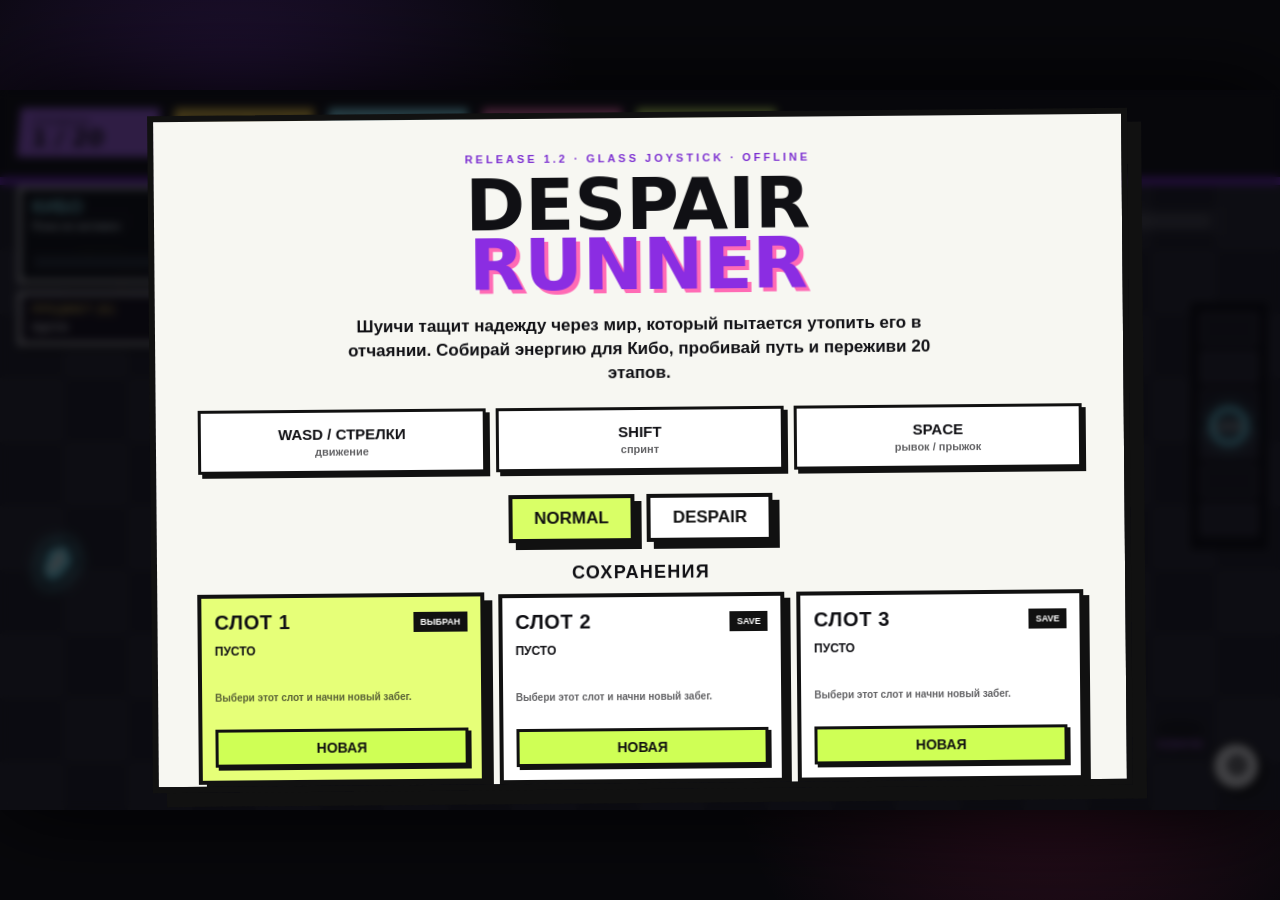
<file: index.html>
<!doctype html>
<html lang="ru">
<head>
<meta charset="utf-8">
<meta name="viewport" content="width=device-width, initial-scale=1, maximum-scale=1, minimum-scale=1, user-scalable=no, viewport-fit=cover">
<meta name="theme-color" content="#09090d">
<meta name="mobile-web-app-capable" content="yes">
<meta name="apple-mobile-web-app-capable" content="yes">
<meta name="apple-mobile-web-app-status-bar-style" content="black-translucent">
<meta name="apple-mobile-web-app-title" content="Despair Runner">
<title>Despair Runner</title>
<link rel="manifest" href="manifest.webmanifest">
<link rel="stylesheet" href="style.css">
</head>
<body>
<div id="wrap">
  <canvas id="game" width="1280" height="720"></canvas>

  <div id="hud">
    <div class="chip purple"><small>УРОВЕНЬ</small><b id="hudLevel">1 / 20</b></div>
    <div class="chip gold"><small>ЭНЕРГИЯ КИБО</small><b id="hudCoins">0 / 7</b></div>
    <div class="chip cyan"><small>XP</small><b id="hudXp">0</b></div>
    <div class="chip pink"><small>ПЕРДЁЖ-КОМБО</small><b id="hudCombo">x1</b></div><div class="chip lime"><small>КОМБО МОНЕТ</small><b id="hudCoinCombo">x0</b></div>
  </div>

  <div id="perkHud"></div><div id="itemHud"><div class="item-title">ПРЕДМЕТ [E]</div><div id="itemText">пусто</div></div>
  <div id="kiiboHud">
    <div class="kiibo-title">КИБО</div>
    <div class="kiibo-sub" id="kiiboText">Пока не активен</div>
    <div class="kiibo-bar"><div id="kiiboFill"></div></div>
  </div>
  <div id="danger">ОНИ УЖЕ РЯДОМ 💀</div>
  <div id="announce"></div>

  <div id="bossHud">
    <div class="boss-line">
      <div>
        <div class="boss-name" id="bossName">HIFUMI YAMADA — БОСС</div>
        <div class="boss-sub" id="bossSub">Собери 60 монокоинов. Каждые 10 — выстрел Кибо.</div>
      </div>
      <b id="bossHpText">100%</b>
    </div>
    <div class="boss-bar"><div id="bossHpFill"></div></div>
  </div>

  <button id="settingsBtn" class="settingsFab" title="Настройки">⚙</button>

  <div id="startScreen" class="overlay show">
    <section class="panel intro">
      <div class="eyebrow">RELEASE 1.2 · GLASS JOYSTICK · OFFLINE</div>
      <h1>DESPAIR<br><span>RUNNER</span></h1>
      <p>Шуичи тащит надежду через мир, который пытается утопить его в отчаянии. Собирай энергию для Кибо, пробивай путь и переживи 20 этапов.</p>
      <div class="controls desktopControls">
        <div><b>WASD / СТРЕЛКИ</b><span>движение</span></div>
        <div><b>SHIFT</b><span>спринт</span></div>
        <div><b>SPACE</b><span>рывок / прыжок</span></div>
      </div>

      <div class="mobileControlHint">
        <b>НА ТЕЛЕФОНЕ</b>
        <span>экранные кнопки автоматически меняются под режим</span>
      </div>

      <div class="difficulty">
        <button class="diffBtn selected" data-diff="normal">NORMAL</button>
        <button class="diffBtn" data-diff="despair">DESPAIR</button>
      </div>

      <div class="saveTitle">СОХРАНЕНИЯ</div>
      <div id="saveSlots" class="saveSlots"></div>
      <div class="saveNote">Новая игра в занятом слоте сразу стирает старую контрольную точку этого слота.</div>

      <div class="startActions">
        <button id="startSettingsBtn" class="secondaryBtn">НАСТРОЙКИ</button>
      </div>
    </section>
  </div>

  <div id="levelScreen" class="overlay">
    <section class="panel level-panel">
      <div class="eyebrow">УРОВЕНЬ ПРОЙДЕН</div>
      <h2 id="levelDoneTitle">УРОВЕНЬ 1</h2>
      <div id="levelRank" class="levelRank">A</div><div id="levelStatsSummary" class="levelStatsSummary"></div><p>Выбери апгрейд Шуичи. Редкий = 2 стака, легендарный = 3.</p>
      <div id="perkChoices" class="perkChoices"></div>
    </section>
  </div>

  <div id="gameOver" class="overlay">
    <section class="panel">
      <div class="eyebrow">ТЕБЯ ДОГНАЛИ</div>
      <h2 id="deathTitle">КОНЕЦ 💀</h2>
      <p id="deathText">Это было неизбежно.</p>
      <div class="stats">Уровень: <b id="deathLevel">1</b> · XP: <b id="deathXp">0</b></div>
      <div class="deathActions">
        <button id="restartBtn">НОВЫЙ ЗАБЕГ В ЭТОМ СЛОТЕ</button>
        <button id="deathCheckpointBtn" class="checkpointBtn" style="display:none">С КОНТРОЛЬНОЙ ТОЧКИ</button>
      </div>
    </section>
  </div>

  <div id="victory" class="overlay">
    <section class="panel victory-panel final-panel">
      <div id="victoryEyebrow" class="eyebrow">DESPAIR RUNNER // CAMPAIGN COMPLETE</div>
      <h2 id="victoryTitle">НАДЕЖДА НЕ УМЕРЛА</h2>
      <p id="victoryText">Джунко не была побеждена. Но Шуичи всё равно нашёл выход.</p>

      <div id="victoryRank" class="finalRank">S</div>

      <div class="finalStatsGrid">
        <div><small>ВРЕМЯ</small><b id="victoryTime">00:00</b></div>
        <div><small>СМЕРТИ</small><b id="victoryDeaths">0</b></div>
        <div><small>ЭНЕРГИЯ</small><b id="victoryEnergy">0</b></div>
        <div><small>XP</small><b id="victoryXp">0</b></div>
        <div><small>ЭТАПЫ</small><b id="victoryStages">20/20</b></div>
        <div><small>СТАКИ ПЕРКОВ</small><b id="victoryPerks">0</b></div>
        <div><small>СЛОЖНОСТЬ</small><b id="victoryDifficulty">NORMAL</b></div>
        <div><small>РЕЖИМ</small><b id="victoryRunType">CAMPAIGN</b></div>
      </div>

      <div class="finalActions">
        <button id="victoryRestartBtn">НОВЫЙ ЗАБЕГ В ЭТОМ СЛОТЕ</button>
        <button id="victoryMenuBtn" class="secondaryBtn">К СОХРАНЕНИЯМ</button>
      </div>
    </section>
  </div>



  <div id="storyScreen" class="overlay">
    <section class="storyPanel">
      <div class="storyTop">DESPAIR RUNNER // STORY</div>
      <div class="storyBody">
        <div class="storyPortraitBox">
          <img id="storyPortrait" alt="">
          <div id="storyPortraitFallback">?</div>
        </div>
        <div class="storyDialogue">
          <div id="storySpeaker">ШУИЧИ</div>
          <div id="storyText">...</div>
          <button id="storyNextBtn">ДАЛЬШЕ ▶</button>
        </div>
      </div>
    </section>
  </div>

  <div id="settingsScreen" class="overlay">
    <section class="panel settings-panel">
      <div class="eyebrow">НАСТРОЙКИ</div>
      <h2>ЗВУК</h2>

      <div class="settingRow">
        <div><b>МУЗЫКА</b><span>Фоновая музыка уровней и боссов</span></div>
        <div class="sliderBox"><input id="musicVolume" type="range" min="0" max="100" value="12"><b id="musicVolumeValue">12%</b></div>
      </div>

      <div class="settingRow">
        <div><b>ЭФФЕКТЫ</b><span>Монеты, Кибо, попадания и пердёж</span></div>
        <div class="sliderBox"><input id="sfxVolume" type="range" min="0" max="100" value="72"><b id="sfxVolumeValue">72%</b></div>
      </div>

      <div class="settingRow">
        <div><b>ГОЛОС</b><span>Голосовые реплики и смех</span></div>
        <div class="sliderBox"><input id="voiceVolume" type="range" min="0" max="100" value="92"><b id="voiceVolumeValue">92%</b></div>
      </div>

      <div class="settingRow toggleRow">
        <div><b>ТРЯСКА ЭКРАНА</b><span>Удары, рывки и мощные атаки</span></div>
        <button id="shakeToggle" class="toggleBtn on">ВКЛ</button>
      </div>

      <div class="settingsHint">ESC — открыть/закрыть настройки. Изменения сохраняются автоматически.</div>
      <button id="closeSettingsBtn">ГОТОВО</button>
    </section>
  </div>


  <div id="offlineBadge" class="offlineBadge">OFFLINE</div>
  <button id="fullscreenBtn" class="fullscreenFab" title="Полный экран">⛶</button>

  <div id="mobileControls" aria-hidden="true">
    <div id="mobileJoystick" class="mobileJoystick" aria-label="Джойстик движения">
      <div class="joystickGlow"></div>
      <div class="joystickRing"></div>
      <div id="joystickKnob" class="joystickKnob">
        <span></span>
      </div>
    </div>

    <div id="mobileActions" class="mobileActions">
      <button id="mobileSprint" class="mobileSprint touchKey glassAction" data-touch-key="ShiftLeft">
        <span class="actionIcon">»</span>
        <span class="actionLabel">СПРИНТ</span>
      </button>

      <button id="mobileSecondary" class="mobileSecondary glassAction">
        <span class="actionIcon">E</span>
        <span class="actionLabel">ПРЕДМЕТ</span>
      </button>

      <button id="mobilePrimary" class="mobilePrimary glassAction">
        <span class="actionIcon">✦</span>
        <span class="actionLabel">РЫВОК</span>
      </button>
    </div>
  </div>

  <div id="rotateHint">
    <div>
      <b>ПОВЕРНИ ТЕЛЕФОН ↻</b>
      <span>DESPAIR RUNNER рассчитан на горизонтальный экран</span>
    </div>
  </div>

  <div id="toast"></div>
</div>
<script src="game.js"></script>

<script>
(function(){
  if(!('serviceWorker' in navigator)) return;

  const badge=document.getElementById('offlineBadge');
  const setBadge=(ready)=>{
    if(!badge) return;
    badge.classList.toggle('ready',!!ready);
    badge.textContent=ready?'OFFLINE READY':'OFFLINE';
  };

  window.addEventListener('load', async()=>{
    try{
      const reg=await navigator.serviceWorker.register('./sw.js',{scope:'./'});
      await navigator.serviceWorker.ready;
      setBadge(true);

      // Ask an already active SW to fill any files added after install.
      if(reg.active) reg.active.postMessage({type:'PRECACHE_NOW'});
    }catch(err){
      setBadge(false);
      console.warn('Offline mode unavailable on this origin:',err);
    }
  });

  window.addEventListener('online',()=>{
    if(navigator.serviceWorker.controller) setBadge(true);
  });
  window.addEventListener('offline',()=>{
    if(navigator.serviceWorker.controller) setBadge(true);
  });
})();
</script>
</body>
</html>
</file>
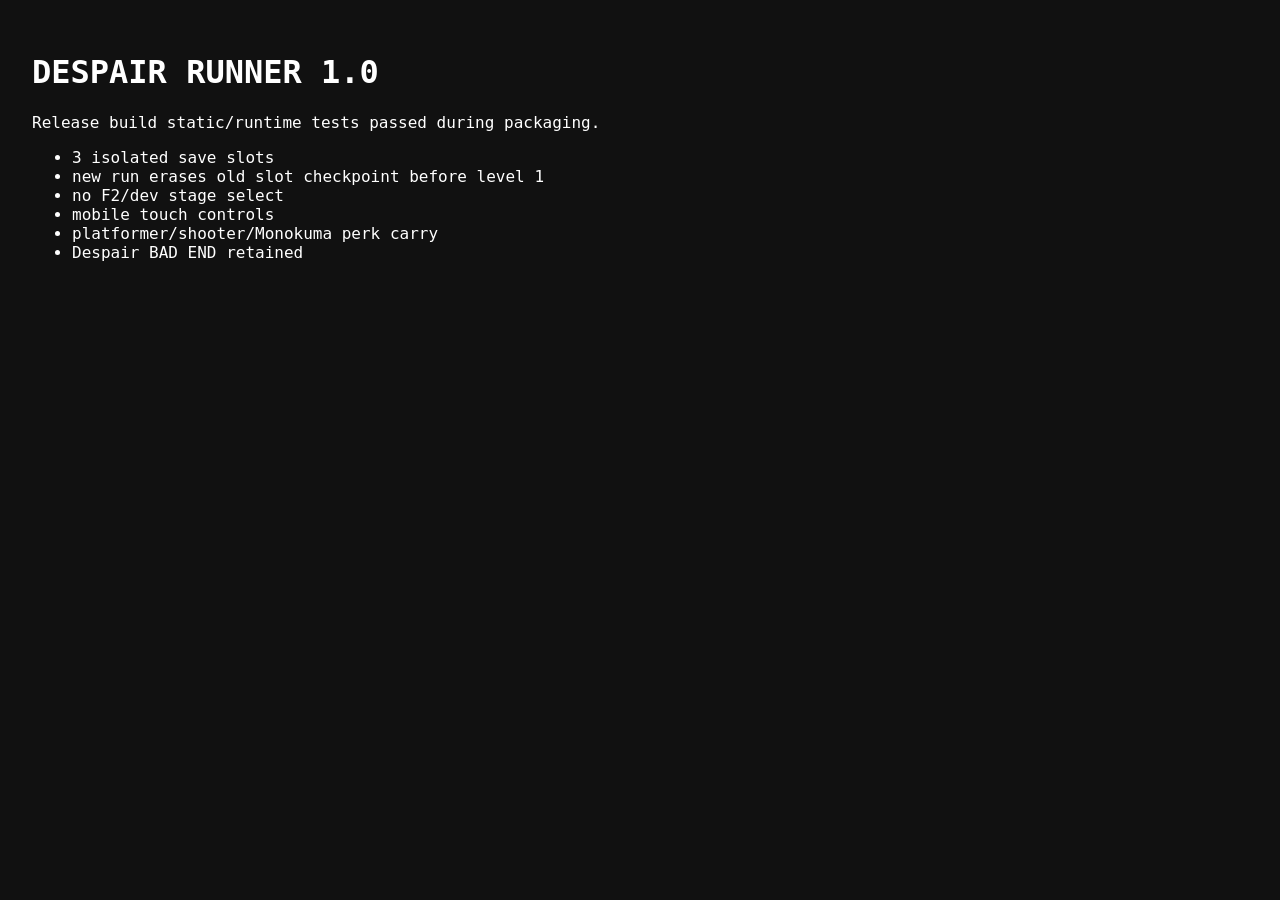
<file: _selftest.html>
<!doctype html><meta charset="utf-8"><title>Despair Runner 1.0 Selftest</title>
    <body style="background:#111;color:#fff;font:16px monospace;padding:24px">
    <h1>DESPAIR RUNNER 1.0</h1>
    <p>Release build static/runtime tests passed during packaging.</p>
    <ul>
      <li>3 isolated save slots</li>
      <li>new run erases old slot checkpoint before level 1</li>
      <li>no F2/dev stage select</li>
      <li>mobile touch controls</li>
      <li>platformer/shooter/Monokuma perk carry</li>
      <li>Despair BAD END retained</li>
    </ul>
    </body>
</file>
<file: style.css>
*{box-sizing:border-box}
html,body{margin:0;width:100%;height:100%;overflow:hidden;background:#09090d;color:#fff;font-family:Impact,Haettenschweiler,"Arial Narrow Bold",system-ui,sans-serif}
body{display:grid;place-items:center;background:
radial-gradient(circle at 18% 14%,rgba(121,49,198,.22),transparent 27%),
radial-gradient(circle at 82% 82%,rgba(255,44,128,.16),transparent 25%),#08080c}
#wrap{position:relative;width:min(100vw,177.777vh);aspect-ratio:16/9;max-height:100vh;overflow:hidden;box-shadow:0 0 90px #000}
canvas{display:block;width:100%;height:100%;background:#15151d}
#hud{position:absolute;left:16px;top:15px;right:16px;display:flex;gap:9px;pointer-events:none;z-index:4}
.chip{min-width:145px;padding:8px 13px 7px;border:3px solid #0b0b0e;box-shadow:5px 5px 0 #0b0b0e;color:#101014;transform:skew(-5deg)}
.chip small{display:block;font:900 10px Arial,sans-serif;letter-spacing:1.4px;opacity:.7}
.chip b{display:block;font-size:23px;line-height:1}
.purple{background:#b36aff}.gold{background:#ffd348}.cyan{background:#8eefff}.pink{background:#ff72b8}
#perkHud{position:absolute;right:18px;top:88px;display:flex;flex-direction:column;gap:5px;z-index:4;pointer-events:none;max-height:400px;overflow:hidden;align-items:flex-end}
.perkTag{min-width:230px;padding:6px 9px;background:rgba(255,255,255,.92);color:#101014;border:2px solid #101014;box-shadow:3px 3px #101014;font:900 11px Arial,sans-serif}.perkTag b{display:block;font-size:11px}.perkTag span{display:block;margin-top:2px;font:800 10px Arial,sans-serif;opacity:.72}.chanceTag{background:#d9ff66}
#danger{position:absolute;left:50%;top:92px;transform:translateX(-50%) scale(.88) rotate(-1deg);padding:7px 13px;background:#ff244f;border:3px solid #111;box-shadow:5px 5px #111;font-size:23px;opacity:0;transition:.08s;z-index:5}
#danger.show{opacity:1;transform:translateX(-50%) scale(1) rotate(-1deg)}
#announce{position:absolute;left:50%;top:44%;transform:translate(-50%,-50%) scale(.7) rotate(-2deg);font-size:64px;text-align:center;text-shadow:5px 5px 0 #111,-3px -3px 0 #111;opacity:0;pointer-events:none;z-index:7;white-space:pre-line}
#announce.show{animation:announce .95s ease both}
@keyframes announce{0%{opacity:0;transform:translate(-50%,-50%) scale(.5) rotate(-4deg)}18%{opacity:1;transform:translate(-50%,-50%) scale(1.12) rotate(2deg)}75%{opacity:1;transform:translate(-50%,-50%) scale(1) rotate(-1deg)}100%{opacity:0;transform:translate(-50%,-50%) scale(1.25) rotate(-1deg)}}
#bossHud{position:absolute;left:50%;top:82px;transform:translateX(-50%);width:min(760px,72%);padding:11px 15px 12px;background:rgba(12,10,15,.94);border:4px solid #fff;box-shadow:7px 7px #000;z-index:5;display:none}
#bossHud.show{display:block}
.boss-line{display:flex;justify-content:space-between;gap:18px;align-items:end}.boss-name{font-size:23px;color:#ff6b92}.boss-sub{font:700 11px Arial,sans-serif;color:#ddd;margin-top:2px}.boss-line>b{font-size:26px}
.boss-bar{height:21px;margin-top:8px;background:#2a2730;border:3px solid #000;overflow:hidden}
#bossHpFill{width:100%;height:100%;background:linear-gradient(90deg,#ff315e,#ffcf48);transition:width .35s cubic-bezier(.2,.8,.2,1)}
.overlay{position:absolute;inset:0;display:grid;place-items:center;background:rgba(6,6,10,.76);backdrop-filter:blur(4px);opacity:0;pointer-events:none;transition:.16s;z-index:10}
.overlay.show{opacity:1;pointer-events:auto}
.panel{width:min(760px,90%);padding:34px 42px 35px;text-align:center;background:#f7f7f2;color:#101014;border:6px solid #111;box-shadow:14px 14px #111;transform:rotate(-.5deg)}
.eyebrow{font:900 11px Arial,sans-serif;letter-spacing:3px;color:#7b2ed1;margin-bottom:10px}
h1{font-size:72px;line-height:.84;margin:0 0 18px}h1 span{color:#8b2de2;text-shadow:4px 4px #ff6bb5}
h2{font-size:58px;line-height:.9;margin:0 0 16px}
.panel p{font:700 17px/1.4 Arial,sans-serif;max-width:620px;margin:0 auto 20px}
.controls{display:grid;grid-template-columns:repeat(3,1fr);gap:10px;margin:23px 0}
.controls div{padding:13px 8px;background:#fff;border:3px solid #111;box-shadow:4px 4px #111}.controls b,.controls span{display:block}.controls b{font:900 15px Arial,sans-serif}.controls span{font:700 11px Arial,sans-serif;opacity:.65;margin-top:3px}
button{appearance:none;border:4px solid #111;padding:15px 24px;background:#cfff55;color:#111;box-shadow:7px 7px #111;font:900 20px Impact,Arial,sans-serif;cursor:pointer}
button:hover{transform:translate(-2px,-2px);box-shadow:9px 9px #111}button:active{transform:translate(4px,4px);box-shadow:3px 3px #111}
.perkChoices{display:grid;grid-template-columns:repeat(3,1fr);gap:12px;margin-top:22px}
.perkCard{appearance:none;text-align:left;padding:17px 14px;background:#fff;border:4px solid #111;box-shadow:6px 6px #111;color:#111;cursor:pointer}
.perkCard strong{display:block;font:900 19px Impact,Arial,sans-serif;margin-bottom:6px}.perkCard span{font:700 12px/1.3 Arial,sans-serif;opacity:.78}.perkCard em{display:block;margin-top:7px;font-style:normal;font-weight:900;color:#6d24b8}.perkCard:hover{background:#d8ff5a;transform:translate(-2px,-2px)}
.stats{font:900 18px Arial,sans-serif;margin:20px 0}
#toast{position:absolute;left:50%;bottom:65px;transform:translateX(-50%) translateY(20px) rotate(-2deg);padding:10px 16px;background:#fff;color:#111;border:3px solid #111;box-shadow:5px 5px #111;font-size:20px;opacity:0;transition:.12s;z-index:8;white-space:nowrap}
#toast.show{opacity:1;transform:translateX(-50%) translateY(0) rotate(-2deg)}
@media(max-width:760px){h1{font-size:48px}h2{font-size:42px}.panel{padding:26px 18px}.controls,.perkChoices{grid-template-columns:1fr}.chip{min-width:0;flex:1;padding:6px 7px}.chip b{font-size:17px}.chip small{font-size:8px}.controls span{display:none}#bossHud{width:88%}}

#kiiboHud{
  position:absolute;
  left:18px;
  top:96px;
  width:260px;
  padding:9px 11px 10px;
  background:rgba(10,14,18,.92);
  border:3px solid #fff;
  box-shadow:5px 5px #111;
  z-index:4;
  pointer-events:none;
}
.kiibo-title{
  font:900 18px Impact,Arial,sans-serif;
  color:#8ef5ff;
  line-height:1;
}
.kiibo-sub{
  margin-top:4px;
  font:800 11px/1.25 Arial,sans-serif;
  color:#eafcff;
  min-height:27px;
}
.kiibo-bar{
  margin-top:7px;
  height:16px;
  background:#26303a;
  border:2px solid #111;
  overflow:hidden;
}
#kiiboFill{
  width:0%;
  height:100%;
  background:linear-gradient(90deg,#42dfff,#d9ff66);
  transition:width .12s linear;
}

.lime{background:#d9ff66}
#itemHud{position:absolute;left:18px;top:202px;width:260px;padding:8px 11px;background:rgba(18,12,24,.92);border:3px solid #fff;box-shadow:5px 5px #111;z-index:4;pointer-events:none;color:#fff}
.item-title{font:900 11px Arial,sans-serif;color:#ffd85a;letter-spacing:1.1px}#itemText{font:900 13px Arial,sans-serif;margin-top:4px}
.difficulty{display:flex;justify-content:center;gap:12px;margin:15px 0 20px}.diffBtn{background:#fff;padding:10px 22px;font-size:17px}.diffBtn.selected{background:#d9ff66}.diffBtn[data-diff="despair"].selected{background:#ff6b92}
.levelRank{display:grid;place-items:center;width:78px;height:78px;border-radius:50%;background:#111;color:#d9ff66;border:5px solid #111;box-shadow:5px 5px 0 #7b2ed1;font-size:52px;line-height:1;margin:0 auto 12px}
.levelStatsSummary{margin:0 auto 14px;max-width:610px;padding:10px 12px;background:#ecebe5;border:3px solid #111;font:800 12px/1.45 Arial,sans-serif}
.perkCard.rare{background:#e4d8ff}.perkCard.legendary{background:#ffe483}.perkCard .rarity{display:inline-block;margin-bottom:6px;padding:3px 6px;border:2px solid #111;font:900 10px Arial,sans-serif}.perkCard.rare .rarity{background:#b788ff}.perkCard.legendary .rarity{background:#ffbf32}

.startActions{display:flex;justify-content:center;gap:14px;flex-wrap:wrap}
.secondaryBtn{background:#fff}
.settingsFab{
  position:absolute;right:18px;bottom:18px;z-index:9;width:52px;height:52px;padding:0;
  display:grid;place-items:center;border-radius:50%;font:900 26px Arial,sans-serif;
  background:#fff;color:#111;box-shadow:5px 5px #111
}
.settingsFab:hover{transform:translate(-2px,-2px);box-shadow:7px 7px #111}
.settings-panel{width:min(720px,92%);text-align:left}
.settings-panel h2{text-align:center;margin-bottom:24px}
.settingRow{
  display:grid;grid-template-columns:1fr 280px;gap:20px;align-items:center;
  padding:15px 0;border-top:3px solid #111
}
.settingRow>div:first-child b{display:block;font:900 18px Impact,Arial,sans-serif}
.settingRow>div:first-child span{display:block;margin-top:3px;font:700 11px/1.3 Arial,sans-serif;opacity:.62}
.sliderBox{display:grid;grid-template-columns:1fr 55px;gap:10px;align-items:center}
.sliderBox input{width:100%;accent-color:#8b2de2;cursor:pointer}
.sliderBox b{text-align:right;font:900 15px Arial,sans-serif}
.toggleRow{grid-template-columns:1fr 110px}
.toggleBtn{padding:10px 14px;background:#ff6b92;font-size:16px;box-shadow:4px 4px #111}
.toggleBtn.on{background:#cfff55}
.settingsHint{margin:18px 0;text-align:center;font:800 11px/1.4 Arial,sans-serif;opacity:.62}
#closeSettingsBtn{display:block;margin:0 auto}
@media(max-width:760px){
  .settingRow{grid-template-columns:1fr}
  .sliderBox{grid-template-columns:1fr 52px}
  .toggleRow{grid-template-columns:1fr 100px}
  .settingsFab{width:44px;height:44px;font-size:21px}
}

.storyPanel{
  width:min(980px,94%);background:#f4f1ea;border:5px solid #111;box-shadow:12px 12px #111;
  position:relative;overflow:hidden
}
.storyTop{
  background:#111;color:#fff;padding:9px 16px;font:900 13px Arial,sans-serif;
  letter-spacing:1.7px;border-bottom:5px solid #8d2ee7
}
.storyBody{display:grid;grid-template-columns:260px 1fr;min-height:310px}
.storyPortraitBox{
  position:relative;background:linear-gradient(145deg,#1a1020,#35183f);overflow:hidden;
  border-right:5px solid #111;display:grid;place-items:end center
}
#storyPortrait{max-height:300px;max-width:240px;object-fit:contain;position:relative;z-index:2}
#storyPortraitFallback{
  position:absolute;inset:0;display:grid;place-items:center;color:#fff;opacity:.2;
  font:900 120px Impact,sans-serif
}
.storyDialogue{padding:28px 30px;display:flex;flex-direction:column}
#storySpeaker{
  display:inline-block;align-self:flex-start;background:#8d2ee7;color:#fff;border:3px solid #111;
  box-shadow:4px 4px #111;padding:6px 12px;font:900 21px Impact,Arial,sans-serif;letter-spacing:1px
}
#storyText{
  margin-top:24px;min-height:125px;font:900 23px/1.38 Arial,sans-serif;color:#17131b
}
#storyNextBtn{align-self:flex-end;margin-top:auto;background:#d9ff66}
@media(max-width:720px){
  .storyBody{grid-template-columns:150px 1fr;min-height:270px}
  #storyPortrait{max-height:250px;max-width:145px}
  .storyDialogue{padding:20px}
  #storyText{font-size:17px}
}

.energyLegend{font:900 12px Arial,sans-serif;color:#8ff7ff}

.checkpointBtn{background:#71eaff}
.checkpointInfo{
  min-height:18px;margin-top:12px;text-align:center;
  font:900 11px/1.4 Arial,sans-serif;opacity:.72
}
.deathActions{display:flex;justify-content:center;gap:12px;flex-wrap:wrap}


/* V30 — DESPAIR RUNNER */
.devOpenBtn{opacity:.78}
.dev-panel{max-width:980px}
.devStageGrid{
  display:grid;
  grid-template-columns:repeat(4,minmax(0,1fr));
  gap:10px;
  margin:18px 0 22px
}
.devStageBtn{
  min-height:72px;
  padding:10px;
  text-align:left;
  border:2px solid rgba(255,255,255,.16);
  background:rgba(13,12,18,.88);
}
.devStageBtn strong{display:block;font-size:15px;margin-bottom:4px}
.devStageBtn span{display:block;font-size:11px;opacity:.66}
.devStageBtn.boss{border-color:rgba(255,76,127,.65)}
.devStageBtn.ex{border-color:rgba(113,234,255,.55)}
.devStageBtn.final{border-color:rgba(255,45,141,.9);box-shadow:0 0 24px rgba(255,45,141,.12)}
.final-panel{max-width:820px;text-align:center}
.finalRank{
  font:900 92px/1 Impact,Haettenschweiler,'Arial Narrow Bold',sans-serif;
  margin:8px auto 18px;
  text-shadow:0 5px 0 #111,0 0 28px rgba(113,234,255,.3)
}
.finalStatsGrid{
  display:grid;
  grid-template-columns:repeat(4,minmax(0,1fr));
  gap:10px;
  margin:18px 0 22px
}
.finalStatsGrid>div{
  background:rgba(0,0,0,.34);
  border:1px solid rgba(255,255,255,.14);
  padding:12px 8px;
  min-height:58px
}
.finalStatsGrid small{display:block;font-size:9px;letter-spacing:.14em;opacity:.58;margin-bottom:5px}
.finalStatsGrid b{font-size:17px}
.finalActions{display:flex;justify-content:center;gap:12px;flex-wrap:wrap}
@media(max-width:760px){
  .devStageGrid{grid-template-columns:repeat(2,minmax(0,1fr))}
  .finalStatsGrid{grid-template-columns:repeat(2,minmax(0,1fr))}
}


/* ==========================================================
   DESPAIR RUNNER 1.0 — RELEASE / SAVE SLOTS / MOBILE
   ========================================================== */

.intro{
  width:min(980px,95%);
  max-height:94%;
  overflow:auto;
}
.mobileControlHint{
  display:none;
  padding:10px 12px;
  margin:12px auto;
  max-width:610px;
  background:#e7dcff;
  border:3px solid #111;
  box-shadow:4px 4px #111;
  font:800 11px/1.35 Arial,sans-serif;
}
.mobileControlHint b,.mobileControlHint span{display:block}
.mobileControlHint b{font-size:13px;color:#7229b9;margin-bottom:3px}

.saveTitle{
  margin:6px 0 10px;
  font:900 18px Impact,Arial,sans-serif;
  letter-spacing:1.3px
}
.saveSlots{
  display:grid;
  grid-template-columns:repeat(3,minmax(0,1fr));
  gap:12px;
  margin:0 auto 12px
}
.saveSlot{
  position:relative;
  min-height:174px;
  padding:13px;
  text-align:left;
  background:#fff;
  border:4px solid #111;
  box-shadow:6px 6px #111;
  transition:.12s
}
.saveSlot.active{
  background:#e6ff78;
  transform:translate(-2px,-2px);
  box-shadow:8px 8px #111
}
.saveSlot.completed{background:#ffd2df}
.saveSlotHeader{
  display:flex;
  justify-content:space-between;
  align-items:center;
  gap:8px;
  margin-bottom:9px
}
.saveSlotHeader strong{
  font:900 20px Impact,Arial,sans-serif;
  letter-spacing:.6px
}
.saveSlotHeader small{
  font:900 9px Arial,sans-serif;
  padding:3px 5px;
  border:2px solid #111;
  background:#111;
  color:#fff
}
.saveSlotStatus{
  min-height:43px;
  font:900 12px/1.35 Arial,sans-serif
}
.saveSlotMeta{
  min-height:28px;
  margin-top:5px;
  font:700 10px/1.35 Arial,sans-serif;
  opacity:.66
}
.saveSlotActions{
  display:flex;
  flex-wrap:wrap;
  gap:6px;
  margin-top:10px
}
.saveSlotActions button{
  flex:1 1 auto;
  padding:8px 9px;
  border-width:3px;
  box-shadow:3px 3px #111;
  font-size:14px
}
.saveContinue{background:#71eaff}
.saveNew{background:#cfff55}
.saveDelete{background:#ff8ca8}
.saveNote{
  margin:3px auto 12px;
  font:800 10px/1.35 Arial,sans-serif;
  opacity:.64
}

.fullscreenFab{
  display:none;
  position:absolute;
  z-index:24;
  width:42px;
  height:42px;
  padding:0;
  border-width:3px;
  border-radius:50%;
  font:900 21px Arial,sans-serif;
  background:#d9ff66;
  box-shadow:3px 3px #111
}

#mobileControls{
  position:absolute;
  inset:0;
  z-index:20;
  display:none;
  pointer-events:none;
  touch-action:none;
  user-select:none;
  -webkit-user-select:none
}
body.touchDevice #mobileControls.active{display:block}
.mobileJoystick{
  position:absolute;
  left:max(20px,calc(env(safe-area-inset-left) + 14px));
  bottom:max(18px,calc(env(safe-area-inset-bottom) + 12px));
  width:142px;
  height:142px;
  border-radius:50%;
  pointer-events:auto;
  touch-action:none;
  -webkit-tap-highlight-color:transparent;
  opacity:.58;
  transition:
    opacity .12s ease,
    transform .12s ease
}
.mobileJoystick.engaged{
  opacity:.82;
  transform:scale(1.025)
}
.mobileJoystick.hidden{
  display:none!important
}
.mobileJoystick.horizontalOnly{
  width:158px;
  height:126px;
  border-radius:46%
}
.joystickGlow{
  position:absolute;
  inset:5px;
  border-radius:inherit;
  background:
    radial-gradient(
      circle at 50% 45%,
      rgba(255,255,255,.10),
      rgba(255,255,255,.025) 52%,
      rgba(0,0,0,.08) 100%
    );
  border:1px solid rgba(255,255,255,.18);
  box-shadow:
    inset 0 0 28px rgba(255,255,255,.04),
    0 7px 22px rgba(0,0,0,.12);
  backdrop-filter:blur(4px);
  -webkit-backdrop-filter:blur(4px)
}
.joystickRing{
  position:absolute;
  inset:23px;
  border-radius:50%;
  border:1px solid rgba(255,255,255,.17);
  box-shadow:
    inset 0 0 12px rgba(0,0,0,.10)
}
.mobileJoystick.horizontalOnly .joystickRing{
  top:43px;
  bottom:43px;
  left:20px;
  right:20px;
  border-radius:999px
}
.joystickKnob{
  position:absolute;
  left:50%;
  top:50%;
  width:58px;
  height:58px;
  margin-left:-29px;
  margin-top:-29px;
  border-radius:50%;
  background:
    radial-gradient(
      circle at 38% 30%,
      rgba(255,255,255,.27),
      rgba(255,255,255,.11) 38%,
      rgba(255,255,255,.055) 100%
    );
  border:1.5px solid rgba(255,255,255,.31);
  box-shadow:
    inset 0 0 18px rgba(255,255,255,.05),
    0 7px 20px rgba(0,0,0,.18);
  backdrop-filter:blur(7px);
  -webkit-backdrop-filter:blur(7px);
  transform:translate3d(0,0,0);
  will-change:transform;
  pointer-events:none
}
.joystickKnob span{
  position:absolute;
  inset:20px;
  border-radius:50%;
  background:rgba(255,255,255,.23);
  box-shadow:0 0 10px rgba(255,255,255,.10)
}

.mobileActions{
  position:absolute;
  right:max(18px,calc(env(safe-area-inset-right) + 12px));
  bottom:max(18px,calc(env(safe-area-inset-bottom) + 12px));
  width:230px;
  height:158px;
  pointer-events:none
}
.mobileActions button{
  position:absolute;
  padding:0;
  pointer-events:auto;
  touch-action:none;
  -webkit-tap-highlight-color:transparent;
  border:1.5px solid rgba(255,255,255,.28);
  color:rgba(255,255,255,.93);
  text-shadow:0 1px 4px rgba(0,0,0,.65);
  background:
    linear-gradient(
      145deg,
      rgba(255,255,255,.14),
      rgba(255,255,255,.045)
    );
  box-shadow:
    inset 0 0 19px rgba(255,255,255,.035),
    0 7px 18px rgba(0,0,0,.14);
  backdrop-filter:blur(5px);
  -webkit-backdrop-filter:blur(5px);
  opacity:.63;
  transition:
    opacity .08s ease,
    transform .08s ease,
    border-color .08s ease,
    background .08s ease
}
.mobileActions button:active,
.mobileActions button.pressed,
.mobileActions button.tapPulse{
  opacity:.94;
  transform:scale(.94);
  border-color:rgba(255,255,255,.55);
  background:
    linear-gradient(
      145deg,
      rgba(255,255,255,.24),
      rgba(255,255,255,.09)
    )
}
.glassAction{
  display:flex;
  flex-direction:column;
  align-items:center;
  justify-content:center;
  gap:2px
}
.actionIcon{
  display:block;
  font:900 24px/1 Impact,Arial,sans-serif
}
.actionLabel{
  display:block;
  font:800 8px/1 Arial,sans-serif;
  letter-spacing:.65px
}
.mobilePrimary{
  right:0;
  bottom:0;
  width:82px;
  height:82px;
  border-radius:50%;
  background:
    linear-gradient(
      145deg,
      rgba(255,76,136,.20),
      rgba(255,255,255,.045)
    )!important
}
.mobileSecondary{
  right:91px;
  bottom:10px;
  width:68px;
  height:68px;
  border-radius:50%;
  background:
    linear-gradient(
      145deg,
      rgba(90,226,255,.18),
      rgba(255,255,255,.04)
    )!important
}
.mobileSecondary .actionIcon{
  font-size:19px
}
.mobileSprint{
  right:7px;
  top:0;
  width:104px;
  height:46px;
  border-radius:999px!important;
  background:
    linear-gradient(
      145deg,
      rgba(213,255,100,.16),
      rgba(255,255,255,.04)
    )!important
}
.mobileSprint .actionIcon{
  font-size:16px;
  line-height:.8
}
.mobileActions .hidden{
  display:none!important
}
#rotateHint{
  display:none;
  position:fixed;
  inset:0;
  z-index:9999;
  place-items:center;
  padding:24px;
  background:#09090d;
  color:#fff;
  text-align:center
}
#rotateHint div{
  padding:24px;
  border:4px solid #fff;
  box-shadow:8px 8px #8d2ee7;
  background:#15121b
}
#rotateHint b{
  display:block;
  font:900 34px Impact,Arial,sans-serif;
  color:#ff6b92
}
#rotateHint span{
  display:block;
  max-width:300px;
  margin:9px auto 0;
  font:800 13px/1.35 Arial,sans-serif
}

@media (pointer:coarse){
  body.touchDevice .mobileControlHint{display:block}
  body.touchDevice .desktopControls{display:none}
  body.touchDevice .fullscreenFab{
    display:grid;
    place-items:center;
    right:max(54px,calc(env(safe-area-inset-right) + 54px));
    top:max(7px,env(safe-area-inset-top))
  }
  body.touchDevice .settingsFab{
    top:max(7px,env(safe-area-inset-top));
    right:max(7px,env(safe-area-inset-right));
    bottom:auto;
    width:42px;
    height:42px;
    font-size:19px;
    border-width:3px;
    box-shadow:3px 3px #111
  }
  body.touchDevice #hud{
    left:max(6px,env(safe-area-inset-left));
    right:max(104px,calc(env(safe-area-inset-right) + 104px));
    top:max(6px,env(safe-area-inset-top));
    gap:4px
  }
  body.touchDevice #hud .chip{
    min-width:0;
    padding:4px 6px;
    border-width:2px;
    box-shadow:2px 2px #111
  }
  body.touchDevice #hud .chip:nth-child(4),
  body.touchDevice #hud .chip:nth-child(5){display:none}
  body.touchDevice #hud .chip small{font-size:6px;letter-spacing:.5px}
  body.touchDevice #hud .chip b{font-size:13px}
  body.touchDevice #kiiboHud{
    left:max(7px,env(safe-area-inset-left));
    top:54px;
    width:155px;
    padding:5px 7px;
    border-width:2px;
    box-shadow:2px 2px #111
  }
  body.touchDevice .kiibo-title{font-size:12px}
  body.touchDevice .kiibo-sub{font-size:7px;min-height:16px}
  body.touchDevice .kiibo-bar{height:10px;margin-top:3px}
  body.touchDevice #itemHud{
    left:max(7px,env(safe-area-inset-left));
    top:119px;
    width:155px;
    padding:5px 7px;
    border-width:2px;
    box-shadow:2px 2px #111
  }
  body.touchDevice .item-title{font-size:7px}
  body.touchDevice #itemText{font-size:8px}
  body.touchDevice #perkHud{
    right:max(8px,env(safe-area-inset-right));
    top:57px;
    max-height:132px;
    gap:2px
  }
  body.touchDevice .perkTag{
    min-width:125px;
    max-width:150px;
    padding:3px 5px;
    border-width:1px;
    box-shadow:2px 2px #111;
    font-size:7px
  }
  body.touchDevice .perkTag b{font-size:7px}
  body.touchDevice .perkTag span{font-size:6px}
  body.touchDevice #bossHud{
    top:48px;
    width:58%;
    padding:5px 8px;
    border-width:2px;
    box-shadow:3px 3px #000
  }
  body.touchDevice .boss-name{font-size:13px}
  body.touchDevice .boss-sub{font-size:7px}
  body.touchDevice .boss-line>b{font-size:15px}
  body.touchDevice .boss-bar{height:12px;margin-top:4px;border-width:2px}
  body.touchDevice #danger{top:51px;font-size:13px;padding:3px 7px;border-width:2px;box-shadow:2px 2px #111}
  body.touchDevice #announce{font-size:34px}
  body.touchDevice #toast{
    bottom:9px;
    max-width:48%;
    padding:6px 9px;
    border-width:2px;
    box-shadow:3px 3px #111;
    font-size:11px;
    white-space:normal;
    text-align:center
  }
  body.touchDevice .panel,
  body.touchDevice .storyPanel{
    max-height:94%;
    overflow:auto
  }
  body.touchDevice .panel{
    width:min(900px,94%);
    padding:18px 20px;
    border-width:4px;
    box-shadow:7px 7px #111
  }
  body.touchDevice h1{font-size:45px}
  body.touchDevice h2{font-size:36px}
  body.touchDevice .panel p{font-size:12px;margin-bottom:10px}
  body.touchDevice .difficulty{margin:8px 0 10px}
  body.touchDevice .diffBtn{padding:7px 14px;font-size:13px;border-width:3px;box-shadow:3px 3px #111}
  body.touchDevice .saveSlots{gap:7px}
  body.touchDevice .saveSlot{
    min-height:132px;
    padding:8px;
    border-width:3px;
    box-shadow:3px 3px #111
  }
  body.touchDevice .saveSlotHeader strong{font-size:15px}
  body.touchDevice .saveSlotStatus{min-height:31px;font-size:9px}
  body.touchDevice .saveSlotMeta{font-size:7px;min-height:18px}
  body.touchDevice .saveSlotActions{gap:4px;margin-top:6px}
  body.touchDevice .saveSlotActions button{padding:5px 6px;font-size:10px;border-width:2px;box-shadow:2px 2px #111}
  body.touchDevice .saveNote{font-size:7px;margin-bottom:7px}
  body.touchDevice .startActions button{padding:8px 14px;font-size:13px;border-width:3px;box-shadow:3px 3px #111}
  body.touchDevice .perkChoices{grid-template-columns:repeat(3,1fr);gap:7px}
  body.touchDevice .perkCard{padding:9px 8px;border-width:3px;box-shadow:3px 3px #111}
  body.touchDevice .perkCard strong{font-size:13px}
  body.touchDevice .perkCard span{font-size:8px}
  body.touchDevice .storyBody{grid-template-columns:130px 1fr;min-height:220px}
  body.touchDevice #storyPortrait{max-height:205px;max-width:125px}
  body.touchDevice .storyDialogue{padding:13px}
  body.touchDevice #storySpeaker{font-size:14px;padding:4px 8px;border-width:2px;box-shadow:2px 2px #111}
  body.touchDevice #storyText{font-size:13px;min-height:85px;margin-top:10px}
  body.touchDevice #storyNextBtn{padding:7px 12px;font-size:12px;border-width:3px;box-shadow:3px 3px #111}
  body.touchDevice .finalRank{font-size:58px;margin:4px auto 8px}
  body.touchDevice .finalStatsGrid{gap:5px;margin:8px 0 10px}
  body.touchDevice .finalStatsGrid>div{min-height:42px;padding:6px}
  body.touchDevice .finalStatsGrid small{font-size:6px}
  body.touchDevice .finalStatsGrid b{font-size:11px}
}

@media (orientation:portrait) and (pointer:coarse){
  body.touchDevice #rotateHint{display:grid}
}

@media (max-width:760px) and (pointer:fine){
  .saveSlots{grid-template-columns:1fr}
}


/* ==========================================================
   V1.1 OFFLINE / IOS TOUCH-ZOOM FIX
   ========================================================== */
html,body{
  overscroll-behavior:none;
  -webkit-text-size-adjust:100%;
  touch-action:manipulation;
}
#wrap,
#game,
#mobileControls,
.mobileJoystick,
.joystickKnob,
.mobileActions,
.touchKey,
.mobilePrimary,
.mobileSecondary,
.mobileSprint{
  touch-action:none!important;
  -ms-touch-action:none!important;
}
#wrap{
  -webkit-user-select:none;
  user-select:none;
  -webkit-touch-callout:none;
}
.panel,
.panel button,
.panel input,
.panel label{
  touch-action:manipulation;
}
.offlineBadge{
  position:absolute;
  z-index:23;
  left:50%;
  bottom:8px;
  transform:translateX(-50%);
  padding:4px 7px;
  border:2px solid #111;
  background:rgba(255,255,255,.86);
  color:#111;
  box-shadow:2px 2px #111;
  font:900 8px Arial,sans-serif;
  letter-spacing:.8px;
  opacity:.48;
  pointer-events:none;
}
.offlineBadge.ready{
  background:#d9ff66;
  opacity:.82;
}
@media(pointer:fine){.offlineBadge{display:none}}


@media (pointer:coarse) and (max-height:430px){
  .mobileJoystick{
    width:126px;
    height:126px;
    left:max(13px,calc(env(safe-area-inset-left) + 9px));
    bottom:max(10px,calc(env(safe-area-inset-bottom) + 7px))
  }
  .joystickKnob{
    width:52px;
    height:52px;
    margin-left:-26px;
    margin-top:-26px
  }
  .mobileActions{
    transform:scale(.90);
    transform-origin:right bottom;
    right:max(10px,calc(env(safe-area-inset-right) + 7px));
    bottom:max(8px,calc(env(safe-area-inset-bottom) + 5px))
  }
}
</file>
